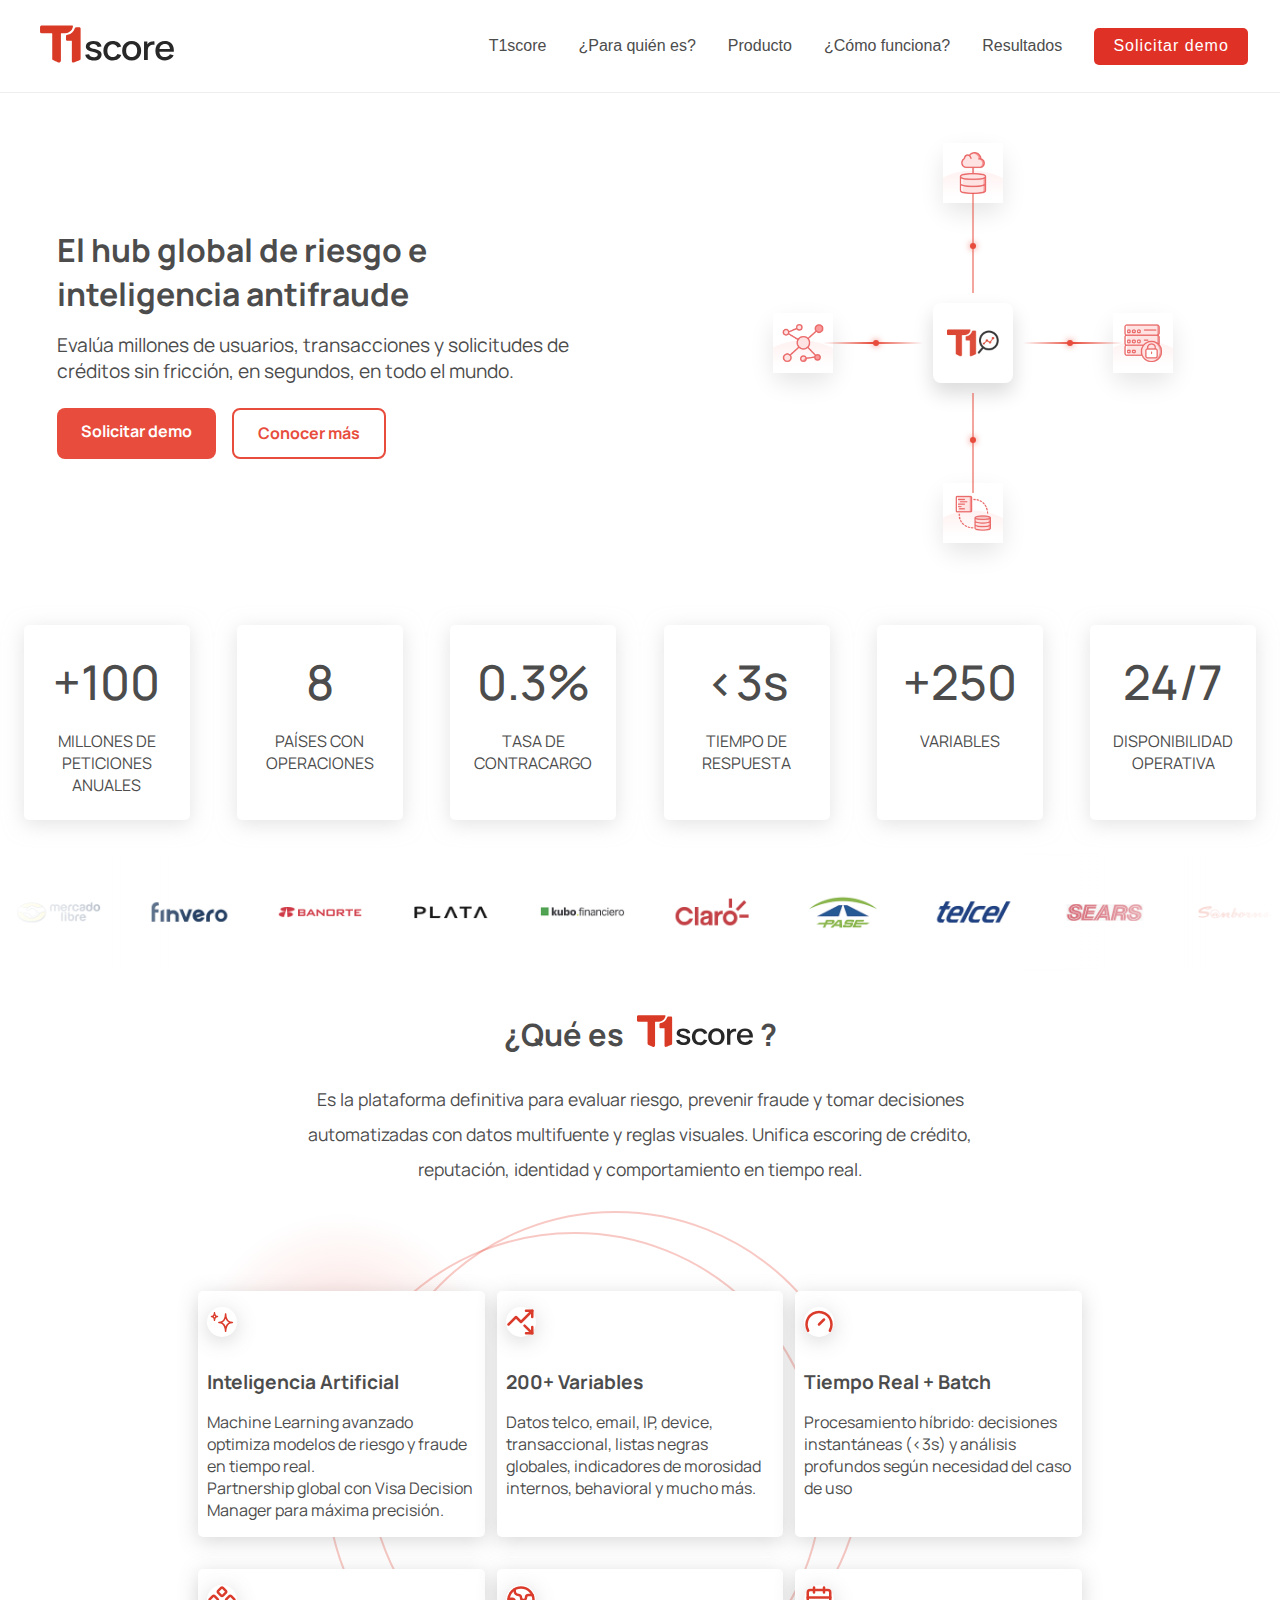
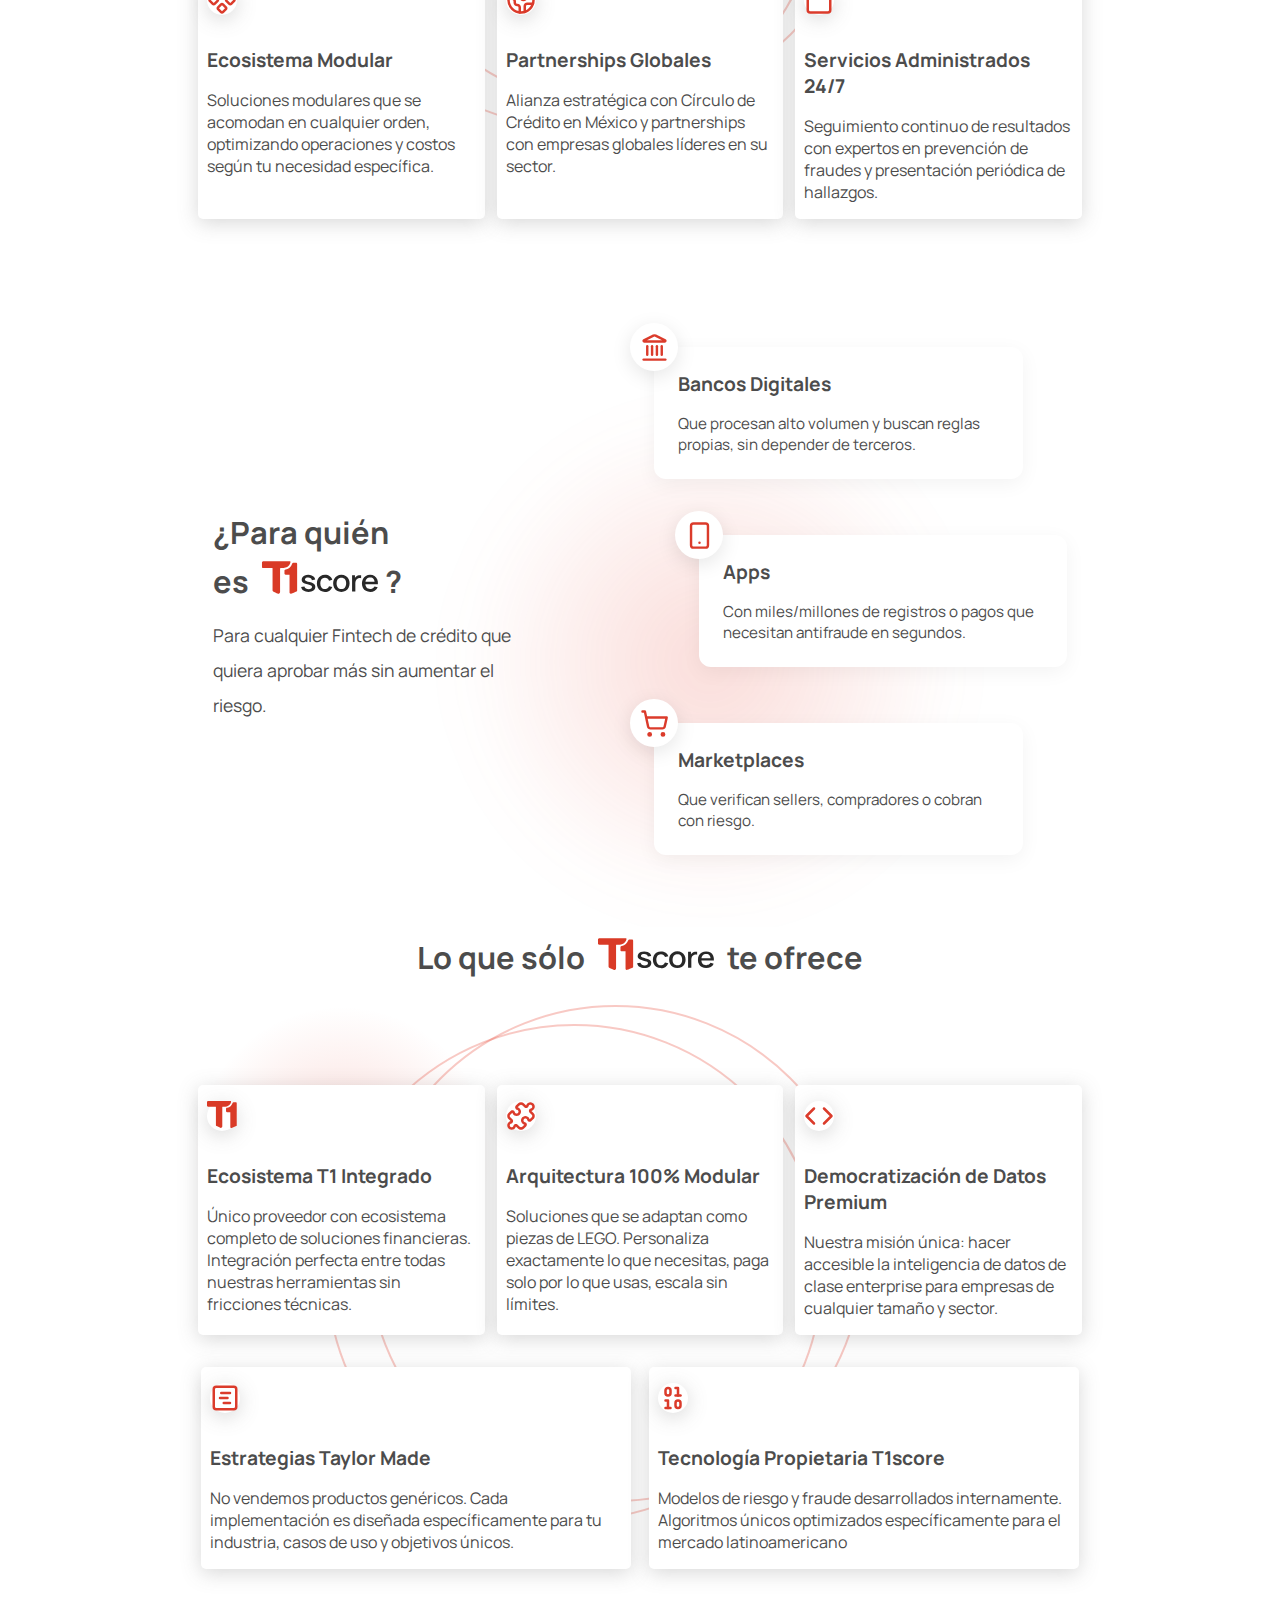
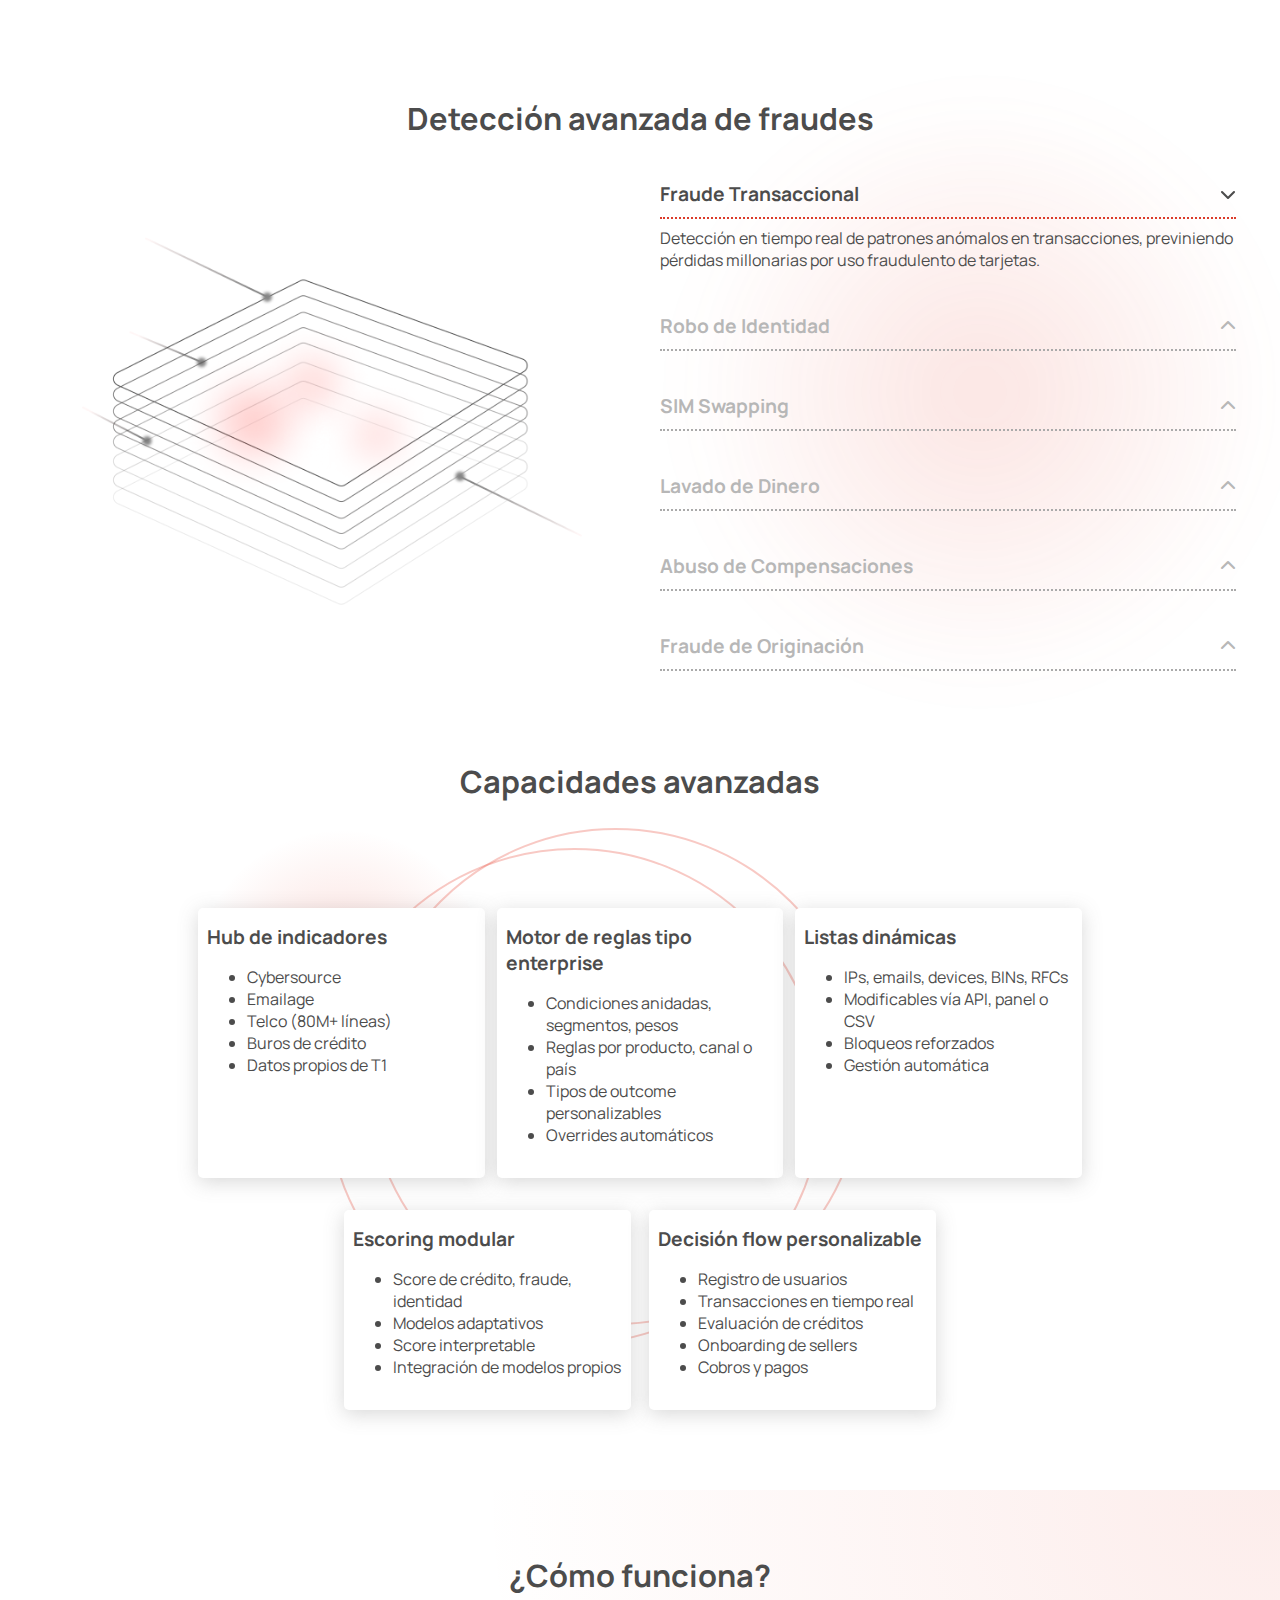
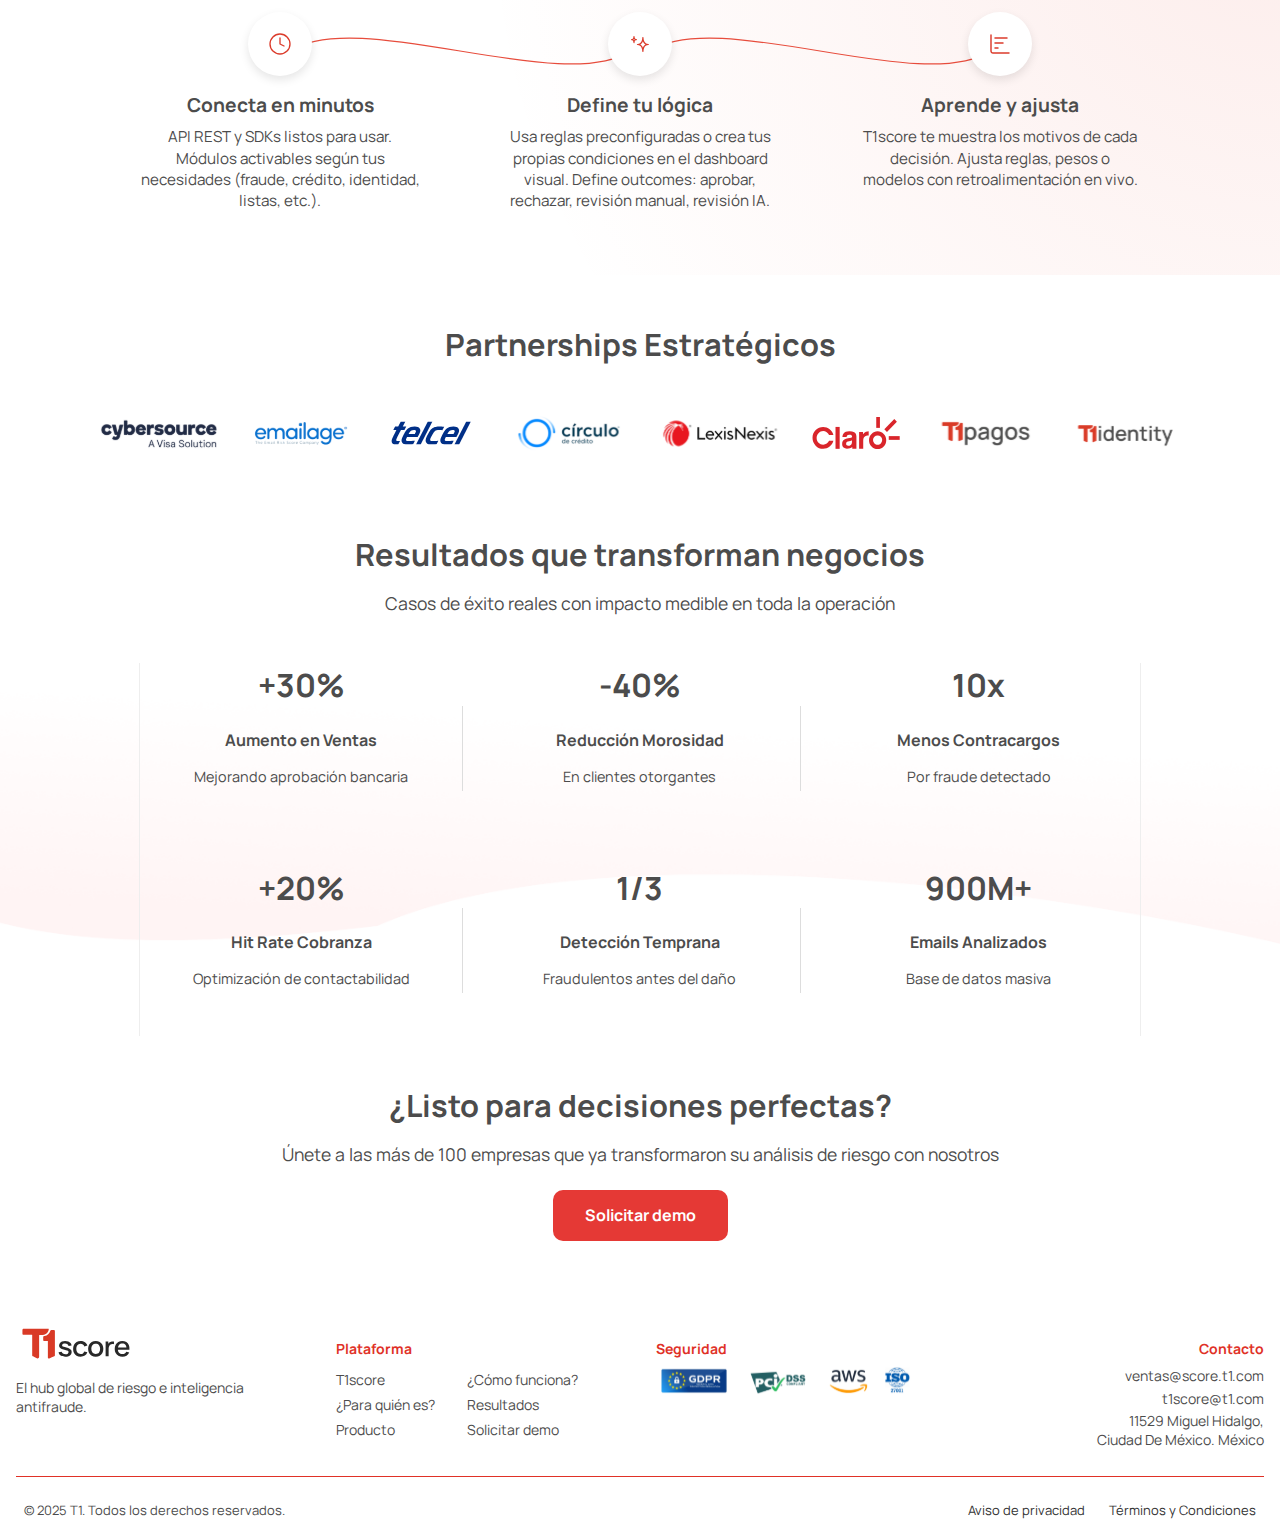
<file: index.html>
<!DOCTYPE html>
<html lang="en">
<head>
    <meta charset="utf-8">
    <meta http-equiv="X-UA-Compatible" content="IE=edge,chrome=1">
    <meta name="viewport" content="width=device-width, initial-scale=1, maximum-scale=1, user-scalable=no">
    <title>T1 Score</title>
    <meta name="description" content="El hub global de riesgo e inteligencia antifraude. Evalúa millones de usuarios, transacciones y solicitudes de créditos sin fricción, en segundos, en todo el mundo">
    <meta name="robots" content="index, follow">
    <link rel="preconnect" href="https://fonts.googleapis.com">
    <link rel="preconnect" href="https://fonts.gstatic.com" crossorigin>
    <link href="https://fonts.googleapis.com/css2?family=Manrope:wght@200..800&display=swap" rel="stylesheet">
    <link rel="stylesheet" type="text/css" href="https://cdnjs.cloudflare.com/ajax/libs/font-awesome/6.5.2/css/all.min.css"/>
    <link rel="stylesheet" href="assets/css/style.css"/>
    <link rel="stylesheet" href="assets/css/headerFooter.css"/>
    <link rel="icon" type="image/png" href="assets/img/logo_T1.png">
    <meta property="og:title" content="El hub global de riesgo e inteligencia antifraude | T1 Score">
    <meta property="og:description" content="Evalúa millones de usuarios, transacciones y solicitudes de créditos sin fricción, en segundos, en todo el mundo.">
    <meta property="og:image" content="">
    <meta property="og:url" content="">
    <meta property="og:type" content="website">
    <meta property="og:site_name" content="T1 Score">

</head>
<body>
    <div id="header-container"></div>
    
    <div class="banner-principal">
        <div class="contenedor-banner-principal">
            <!-- Texto a la izquierda -->
            <div class="columna texto-banner-principal">
                <h1 class="title-h1">El hub global de<br class="d-md-none d-flex"> riesgo e<br class="d-md-flex d-none"> inteligencia<br class="d-md-none d-flex"> antifraude</h1>
                <p>Evalúa millones de usuarios, transacciones y solicitudes de créditos sin fricción, en segundos, en todo el mundo.</p>
                <div class="botones-banner-principal d-md-flex d-none">
                    <div class="boton-banner" onclick="openPopUp();">Solicitar demo</div>
                    <div class="boton-banner blanco">Conocer más</div>
                </div>
            </div>

            <!-- Animación a la derecha -->
            <div class="columna container-logo">
                <div class="glow-effect"></div>
                <div class="central-logo">
                    <img src="assets/img/logo01.png" alt="T1score Logo" style="width: 100%; height: 100%; object-fit: contain;">
                </div>
                <div class="data-line line-to-top"></div>
                <div class="data-line line-to-right"></div>
                <div class="data-line line-to-bottom"></div>
                <div class="data-line line-to-left"></div>
                <div class="data-point point-top"></div>
                <div class="data-point point-right"></div>
                <div class="data-point point-bottom"></div>
                <div class="data-point point-left"></div>
                <div class="floating-card card-top">
                    <div class="card-icon" style="background-image: url('assets/img/01.png'); width: 100%; height: 100%;"></div>
                </div>
                <div class="floating-card card-right">
                    <div class="card-icon" style="background-image: url('assets/img/02.png'); width: 100%; height: 100%;"></div>
                </div>
                <div class="floating-card card-bottom">
                    <div class="card-icon" style="background-image: url('assets/img/03.png'); width: 100%; height: 100%;"></div>
                </div>
                <div class="floating-card card-left">
                    <div class="card-icon" style="background-image: url('assets/img/04.png'); width: 100%; height: 100%;"></div>
                </div>
            </div>
            <div class="botones-banner-principal d-md-none d-flex">
                <div class="boton-banner" onclick="openPopUp();">Solicitar demo</div>
                <div class="boton-banner blanco">Conocer más</div>
            </div>
        </div>
        <div class="container-beneficios container">
            <div class="card-beneficio">
                <h2>+100</h2>
                <p>Millones de peticiones anuales</p>
            </div>
            <div class="card-beneficio">
                <h2>8</h2>
                <p>Países con operaciones</p>
            </div>
            <div class="card-beneficio">
                <h2>0.3%</h2>
                <p>Tasa de contracargo</p>
            </div>
            <div class="card-beneficio">
                <h2><3s</h2>
                <p>Tiempo DE respuesta</p>
            </div>
            <div class="card-beneficio">
                <h2>+250</h2>
                <p>Variables</p>
            </div>
            <div class="card-beneficio">
                <h2>24/7</h2>
                <p>Disponibilidad operativa</p>
            </div>
        </div>
    </div>

    <div class="client-section">
        
        <div class="logos-container">
            <div class="shine-effect"></div>
            <div class="logos-track" id="logosTrack">
                <!-- Los logos se generarán dinámicamente con JavaScript -->
            </div>
        </div>
    </div>

    <div class="contenedor-que-es-t1score">
        <div class="descripcion-que-es-t1score container" id="que-es-t1-score">
            <h2 class="title-h2">¿Qué es <img class="logo-t1score" src="assets/img/Logo_T1_score.svg">?</h2>
            <p class="textos-p">Es la plataforma definitiva para evaluar riesgo, prevenir fraude y tomar decisiones automatizadas con datos multifuente y reglas visuales. Unifica escoring de crédito, reputación, identidad y comportamiento en tiempo real.</p>
        </div>
        <!-- Swiper wrapper -->
        <div class="contenedor-cards-t1score container swiper-container mySwiper" id="swiper-uno">
            <div class="fondo-circulos">
                <div class="circulo-uno"></div>
                <div class="circulo-dos"></div>
                <div class="circulo-degradado"></div>
            </div>
            <!-- Contenedor inicial de tarjetas (fuera de swiper) -->
            <div class="tarjetas-t1score" style="display: contents;">
                <div class="card-t1score">
                    <div class="icono-card-t1score">
                        <img src="assets/img/icono-ia.svg">
                    </div>
                    <h3 class="title-h3">Inteligencia Artificial</h3>
                    <p>Machine Learning avanzado optimiza modelos de riesgo y fraude en tiempo real.<br> Partnership global con Visa Decision Manager para máxima precisión.</p>
                </div>
                <div class="card-t1score">
                    <div class="icono-card-t1score">
                        <img src="assets/img/200_variables.svg">
                    </div>
                    <h3 class="title-h3">200+ Variables</h3>
                    <p>Datos telco, email, IP, device, transaccional, listas negras globales, indicadores de morosidad internos, behavioral y mucho más.</p>
                </div>
                <div class="card-t1score">
                    <div class="icono-card-t1score">
                        <img src="assets/img/tiempo_real.svg">
                    </div>
                    <h3 class="title-h3">Tiempo Real + Batch</h3>
                    <p>Procesamiento híbrido: decisiones instantáneas (<3s) y análisis profundos según necesidad del caso de uso</p>
                </div>
                <div class="card-t1score">
                    <div class="icono-card-t1score">
                        <img src="assets/img/ecosistema_modular.svg">
                    </div>
                    <h3 class="title-h3">Ecosistema Modular</h3>
                    <p>Soluciones modulares que se acomodan en cualquier orden, optimizando operaciones y costos según tu necesidad específica.</p>
                </div>
                <div class="card-t1score">
                    <div class="icono-card-t1score">
                        <img src="assets/img/partnerships_globales.svg">
                    </div>
                    <h3 class="title-h3">Partnerships Globales</h3>
                    <p>Alianza estratégica con Círculo de Crédito en México y partnerships con empresas globales líderes en su sector.</p>
                </div>
                <div class="card-t1score">
                    <div class="icono-card-t1score">
                        <img src="assets/img/servicios_administrativos.svg">
                    </div>
                    <h3 class="title-h3">Servicios Administrados 24/7</h3>
                    <p>Seguimiento continuo de resultados con expertos en prevención de fraudes y presentación periódica de hallazgos.</p>
                </div>
            </div>
            <!-- Navegación y paginación (siempre presentes, ocultas en desktop por CSS) -->
            <div class="swiper-button-prev"></div>
            <div class="swiper-button-next"></div>
        </div>
    </div>

    <div class="contenedor-para-quien" id="para-quien-es-t1-score">
        <div class="fondo-blob"></div>

        <div class="contenido-para-quien">
            <div class="columna izquierda-para-quien">
                <h2 class="title-h2">¿Para quién<br class="d-md-flex d-none"> es <img class="logo-t1score" src="assets/img/Logo_T1_score.svg">?</h2>
                <p class="textos-p">Para cualquier Fintech de crédito que quiera aprobar más sin aumentar el riesgo.</p>
            </div>

            <div class="columna derecha-para-quien">
                <div class="card-item-para-quien">
                    <div class="icono-para-quien">
                        <img src="assets/img/icono-banco-digital.svg">
                    </div>
                    <div class="info-para-quien">
                        <h3 class="title-h3">Bancos Digitales</h3>
                        <p>Que procesan alto volumen y buscan reglas propias, sin depender de terceros.</p>
                    </div>
                </div>
                <div class="card-item-para-quien centro">
                    <div class="icono-para-quien">
                        <img src="assets/img/apps.svg">
                    </div>
                    <div class="info-para-quien">
                        <h3 class="title-h3">Apps</h3>
                        <p>Con miles/millones de registros o pagos que necesitan antifraude en segundos.</p>
                    </div>
                </div>
                <div class="card-item-para-quien">
                    <div class="icono-para-quien">
                        <img src="assets/img/marketplaces.svg">
                    </div>
                    <div class="info-para-quien">
                        <h3 class="title-h3">Marketplaces</h3>
                        <p>Que verifican sellers, compradores o cobran con riesgo.</p>
                    </div>
                </div>
            </div>
        </div>
    </div>

    <div class="contenedor-t1score-ofrece">
        <div class="descripcion-t1score-ofrece container">
            <h2 class="title-h2">Lo que sólo <img class="logo-t1score" src="assets/img/Logo_T1_score.svg"> te ofrece</h2>
        </div>
        <div class="contenedor-cards-t1score container swiper-container mySwiper" id="swiper-dos">
            <div class="fondo-circulos-ofrece">
                <div class="circulo-uno-ofrece"></div>
                <div class="circulo-dos-ofrece"></div>
                <div class="circulo-degradado-ofrece"></div>
            </div>
            <div class="tarjetas-t1score" style="display: contents;">
                <div class="card-t1score">
                    <div class="icono-card-t1score">
                        <img src="assets/img/t1.svg">
                    </div>
                    <h3 class="title-h3">Ecosistema T1 Integrado</h3>
                    <p>Único proveedor con ecosistema completo de soluciones financieras. Integración perfecta entre todas nuestras herramientas sin fricciones técnicas.</p>
                </div>
                <div class="card-t1score">
                    <div class="icono-card-t1score">
                        <img src="assets/img/arquitectura_modular.svg">
                    </div>
                    <h3 class="title-h3">Arquitectura 100% Modular</h3>
                    <p>Soluciones que se adaptan como piezas de LEGO. Personaliza exactamente lo que necesitas, paga solo por lo que usas, escala sin límites.</p>
                </div>
                <div class="card-t1score">
                    <div class="icono-card-t1score">
                        <img src="assets/img/Democratizacion_de_Datos_Premium.svg">
                    </div>
                    <h3 class="title-h3">Democratización de Datos Premium</h3>
                    <p>Nuestra misión única: hacer accesible la inteligencia de datos de clase enterprise para empresas de cualquier tamaño y sector.</p>
                </div>
                <div class="card-t1score mitad">
                    <div class="icono-card-t1score">
                        <img src="assets/img/estrategias_taylor_made.svg">
                    </div>
                    <h3 class="title-h3">Estrategias Taylor Made</h3>
                    <p>No vendemos productos genéricos. Cada implementación es diseñada específicamente para tu industria, casos de uso y objetivos únicos.</p>
                </div>
                <div class="card-t1score mitad">
                    <div class="icono-card-t1score">
                        <img src="assets/img/tecnologia_propietaria.svg">
                    </div>
                    <h3 class="title-h3">Tecnología Propietaria T1score</h3>
                    <p>Modelos de riesgo y fraude desarrollados internamente. Algoritmos únicos optimizados específicamente para el mercado latinoamericano</p>
                </div>
            </div>
            <!-- Navegación y paginación (siempre presentes, ocultas en desktop por CSS) -->
            <div class="swiper-button-prev"></div>
            <div class="swiper-button-next"></div>
        </div>
    </div>

    <section class="seccion-fraudes">
        <div class="fondo-blob-fraude"></div>
        
        <h2 class="title-h2">Detección avanzada de fraudes</h2>
        
        <div class="contenedor-fraudes">
            
            <div class="columna imagen-fraude d-md-flex d-none">
                <img src="assets/img/seccionFraudes.png" alt="Capas de fraude" />
            </div>

            <div class="columna contenido-fraudes">

                <div class="acordeon-fraudes">
                    <div class="item-fraude activo">
                        <div class="titulo-fraude">
                            <h3 class="title-h3">Fraude Transaccional</h3>
                            <span class="icon"><i class="fa-solid fa-chevron-up"></i></span>
                        </div>
                        <div class="contenido-item-fraude">
                            Detección en tiempo real de patrones anómalos en transacciones,
                            previniendo pérdidas millonarias por uso fraudulento de tarjetas.
                        </div>
                    </div>

                    <div class="item-fraude">
                        <div class="titulo-fraude">
                            <h3 class="title-h3">Robo de Identidad</h3>
                            <span class="icon"><i class="fa-solid fa-chevron-up"></i></span>
                        </div>
                        <div class="contenido-item-fraude">
                            Validación cruzada de datos personales con múltiples fuentes para identificar suplantación de identidades.
                        </div>
                    </div>

                    <div class="item-fraude">
                        <div class="titulo-fraude">
                            <h3 class="title-h3">SIM Swapping</h3>
                            <span class="icon"><i class="fa-solid fa-chevron-up"></i></span>
                        </div>
                        <div class="contenido-item-fraude">
                            Monitoreo de comportamiento de líneas móviles para detectar transferencias fraudulentas de números telefónicos.
                        </div>
                    </div>

                    <div class="item-fraude">
                        <div class="titulo-fraude">
                            <h3 class="title-h3">Lavado de Dinero</h3>
                            <span class="icon"><i class="fa-solid fa-chevron-up"></i></span>
                        </div>
                        <div class="contenido-item-fraude">
                            Análisis de patrones transaccionales complejos para identificar estructuración y movimientos sospechosos de fondos.
                        </div>
                    </div>

                    <div class="item-fraude">
                        <div class="titulo-fraude">
                            <h3 class="title-h3">Abuso de Compensaciones</h3>
                            <span class="icon"><i class="fa-solid fa-chevron-up"></i></span>
                        </div>
                        <div class="contenido-item-fraude">
                            Detección de usuarios que explotan políticas de devoluciones, promociones y programas de lealtad de forma fraudulenta..
                        </div>
                    </div>

                    <div class="item-fraude">
                        <div class="titulo-fraude">
                            <h3 class="title-h3">Fraude de Originación</h3>
                            <span class="icon"><i class="fa-solid fa-chevron-up"></i></span>
                        </div>
                        <div class="contenido-item-fraude">
                            Identificación temprana de usuarios fraudulentos o morosos durante procesos de onboarding y solicitudes de crédito.
                        </div>
                    </div>
                </div>
            </div>

            <div class="columna imagen-fraude d-md-none d-flex">
                <img src="assets/img/seccionFraudes.png" alt="Capas de fraude" />
            </div>
        </div>
    </section>

    <section class="seccion-capacidades">
        <div class="descripcion-capacidades container">
            <h2 class="title-h2">Capacidades avanzadas</h2>
        </div>
        <div class="contenedor-cards-capacidades container swiper-container mySwiper" id="swiper-tres">
            <div class="fondo-circulos">
                <div class="circulo-uno"></div>
                <div class="circulo-dos"></div>
                <div class="circulo-degradado"></div>
            </div>
            <div class="tarjetas-t1score" style="display: contents;">
                <div class="card-t1score">
                    <h3 class="title-h3">Hub de indicadores</h3>
                    <ul>
                        <li>Cybersource</li>
                        <li>Emailage</li>
                        <li>Telco (80M+ líneas)</li>
                        <li>Buros de crédito</li>
                        <li>Datos propios de T1</li>
                    </ul>
                </div>
                <div class="card-t1score">
                    <h3 class="title-h3">Motor de reglas tipo enterprise</h3>
                    <ul>
                        <li>Condiciones anidadas, segmentos, pesos</li>
                        <li>Reglas por producto, canal o país</li>
                        <li>Tipos de outcome personalizables</li>
                        <li>Overrides automáticos</li>
                    </ul>
                </div>
                <div class="card-t1score">
                    <h3 class="title-h3">Listas dinámicas</h3>
                    <ul>
                        <li>IPs, emails, devices, BINs, RFCs</li>
                        <li>Modificables vía API, panel o CSV</li>
                        <li>Bloqueos reforzados</li>
                        <li>Gestión automática</li>
                    </ul>
                </div>
                <div class="card-t1score mr-md-1">
                    <h3 class="title-h3">Escoring modular</h3>
                    <ul>
                        <li>Score de crédito, fraude, identidad</li>
                        <li>Modelos adaptativos</li>
                        <li>Score interpretable</li>
                        <li>Integración de modelos propios</li>
                    </ul>
                </div>
                <div class="card-t1score ml-md-1">
                    <h3 class="title-h3">Decisión flow personalizable</h3>
                    <ul>
                        <li>Registro de usuarios</li>
                        <li>Transacciones en tiempo real</li>
                        <li>Evaluación de créditos</li>
                        <li>Onboarding de sellers</li>
                        <li>Cobros y pagos</li>
                    </ul>
                </div>
            </div>
            <!-- Navegación y paginación (siempre presentes, ocultas en desktop por CSS) -->
            <div class="swiper-button-prev"></div>
            <div class="swiper-button-next"></div>
        </div>
    </section>

    <section class="seccion-como-funciona" id="como-funciona-t1-score">
        <h2 class="title-h2">¿Cómo funciona?</h2>

        <div class="flujo-pasos">
            <div class="paso">
                <div class="icono"><img src="assets/img/conecta-minutos.svg" alt="Conecta en minutos"></div>
                <h3 class="title-h3">Conecta en minutos</h3>
                <p>API REST y SDKs listos para usar. Módulos activables según tus necesidades (fraude, crédito, identidad, listas, etc.).</p>
            </div>
            <!-- Línea SVG conectando íconos -->
            <svg class="linea-conectora" viewBox="0 0 1000 150" preserveAspectRatio="none">
                <path d="M0,75 C200,0 800,150 1000,75" fill="none" stroke="#e74c3c" stroke-width="2" />
            </svg>
            <div class="paso">
                <div class="icono"><img src="assets/img/define-logica.svg" alt="Define tu lógica"></div>
                <h3 class="title-h3">Define tu lógica</h3>
                <p>Usa reglas preconfiguradas o crea tus propias condiciones en el dashboard visual. Define outcomes: aprobar, rechazar, revisión manual, revisión IA.</p>
            </div>
            <!-- Línea SVG conectando íconos -->
            <svg class="linea-conectora dos" viewBox="0 0 1000 150" preserveAspectRatio="none">
                <path d="M0,75 C200,0 800,150 1000,75" fill="none" stroke="#e74c3c" stroke-width="2" />
            </svg>

            <div class="paso">
                <div class="icono"><img src="assets/img/aprende-ajusta.svg" alt="Aprende y ajusta"></div>
                <h3 class="title-h3">Aprende y ajusta</h3>
                <p>T1score te muestra los motivos de cada decisión. Ajusta reglas, pesos o modelos con retroalimentación en vivo.</p>
            </div>
        </div>
    </section>

    <section class="seccion-partnerships">
        <div class="contenedor-partnerships">
            <h2 class="title-h2">Partnerships Estratégicos</h2>
            <div class="logos-partners">
                <img src="assets/img/partners/cybersource.svg" alt="Cybersource">
                <img src="assets/img/partners/emailage.svg" alt="Emailage">
                <img src="assets/img/partners/telcel.svg" alt="Telcel">
                <img src="assets/img/partners/circulo-credito.svg" alt="Círculo de Crédito">
                <img src="assets/img/partners/LexisNexis.svg" alt="LexisNexis">
                <img src="assets/img/partners/Claro.svg" alt="Claro">
                <img src="assets/img/partners/t1pagos.svg" alt="T1 Pagos">
                <img src="assets/img/partners/t1identity.svg" alt="T1 Identity">
            </div>
        </div>
    </section>

    <section class="seccion-resultados" id="resultados-que-transforman">
        <div class="contenedor-resultados">
            <h2 class="title-h2">Resultados que transforman negocios</h2>
            <p class="textos-p">Casos de éxito reales con impacto medible en toda la operación</p>

            <div class="grid-resultados swiper-container mySwiper" id="swiper-nuevo">
                <div class="tarjetas-resultados" style="display: contents;">
                    <div class="item-resultados">
                        <h3>+30%</h3>
                        <h4 class="title-h4">Aumento en Ventas</h4>
                        <p>Mejorando aprobación bancaria</p>
                    </div>

                    <div class="item-resultados">
                        <h3>-40%</h3>
                        <h4 class="title-h4">Reducción Morosidad</h4>
                        <p>En clientes otorgantes</p>
                    </div>

                    <div class="item-resultados">
                        <h3>10x</h3>
                        <h4 class="title-h4">Menos Contracargos</h4>
                        <p>Por fraude detectado</p>
                    </div>

                    <div class="item-resultados">
                        <h3>+20%</h3>
                        <h4 class="title-h4">Hit Rate Cobranza</h4>
                        <p>Optimización de contactabilidad</p>
                    </div>

                    <div class="item-resultados">
                        <h3>1/3</h3>
                        <h4 class="title-h4">Detección Temprana</h4>
                        <p>Fraudulentos antes del daño</p>
                    </div>

                    <div class="item-resultados">
                        <h3>900M+</h3>
                        <h4 class="title-h4">Emails Analizados</h4>
                        <p>Base de datos masiva</p>
                    </div>
                </div>
                <div class="swiper-button-prev"></div>
                <div class="swiper-button-next"></div>
            </div>
        </div>
    </section>
    <section class="seccion-cta">
        <div class="contenedor-cta">
            <h2 class="title-h2">¿Listo para decisiones perfectas?</h2>
            <p class="textos-p">Únete a las más de 100 empresas que ya transformaron su análisis de riesgo con nosotros</p>
            <div class="boton-cta" onclick="openPopUp();">Solicitar demo</div>
        </div>
    </section>

    <!-- Modal -->
    <div class="popup-box" id="hid">
        <div class="transparent-layer" onclick="closePopUp();"></div>
        <div class="popup-inner">
            <div class="header-pop-up">
                <div class="logo-pop-up">
                    <img src="assets/img/Logo_T1_score.svg">
                </div>
                <button class="next-step-btn color-black" onclick="closePopUp();">
                    <i class="fa-solid fa-xmark" aria-hidden="true"></i>
                </button>
            </div>
            <div class="form-wrapper">

                <div id="formulario">
                    <h3 class="title-h3">Completa el formulario y nuestro equipo se pondrá en contacto contigo para coordinar tu demo gratuito</h3>
                    
                    <iframe name="dummyframe" style="display:none;"></iframe>

                    <form action="https://docs.google.com/forms/d/e/1FAIpQLSenWZB0-SnH_f0f45I4qLyUBeGLTWSFNuYyq3n11XUot89uAw/formResponse" method="POST" target="dummyframe" class="form-google">

                        <div class="form-group">
                            <label for="nombre">Nombre completo *</label>
                            <input type="text" id="nombre" name="entry.732630351" placeholder="Tu nombre" required>
                        </div>

                        <div class="form-group">
                            <label for="empresa">Empresa *</label>
                            <input type="text" id="empresa" name="entry.2091669999" placeholder="Tu empresa" required>
                        </div>

                        <div class="form-group">
                            <label for="correo">Correo electrónico *</label>
                            <input type="email" id="correo" name="entry.797688718" placeholder="Tu correo" required>
                        </div>

                        <div class="form-group">
                            <label for="telefono">Teléfono *</label>
                            <input type="tel" id="telefono" name="entry.1291570203" placeholder="Tu teléfono" required>
                        </div>

                        <button type="submit">Enviar</button>

                    </form>
                </div>

                <h3 id="mensaje-exito" class="title-h3" style="display: none; padding:3rem; font-weight: bold;">
                    ¡Formulario enviado correctamente!<br> Gracias por contactarnos.
                </h3>
            </div>
        </div>
    </div>

    <div id="footer-container"></div>
    <link rel="stylesheet" href="https://cdn.jsdelivr.net/npm/swiper@11/swiper-bundle.min.css" />
    <script src="https://cdn.jsdelivr.net/npm/swiper@11/swiper-bundle.min.js"></script>
    <script src="https://ajax.googleapis.com/ajax/libs/jquery/3.7.1/jquery.min.js"></script>
    <script>

        function setUniformSlideHeight(containerSelector, slideSelector) {
            const container = document.querySelector(containerSelector);
            if (!container) return;

            const slides = container.querySelectorAll(slideSelector);
            let maxHeight = 0;

            // Resetear altura primero
            slides.forEach(slide => slide.style.height = 'auto');

            slides.forEach(slide => {
                const height = slide.offsetHeight;
                if (height > maxHeight) maxHeight = height;
            });
            console.log("maxHeight", maxHeight)

            slides.forEach(slide => slide.style.height = `${maxHeight}px`);
        }

        const swiperConfigs = [
            { id: 'swiper-uno', instance: null, classTarjetas: 'tarjetas-t1score', classCard: 'card-t1score' },
            { id: 'swiper-dos', instance: null, classTarjetas: 'tarjetas-t1score', classCard: 'card-t1score' },
            { id: 'swiper-tres', instance: null, classTarjetas: 'tarjetas-t1score', classCard: 'card-t1score' },
            { id: 'swiper-nuevo', instance: null, classTarjetas: 'tarjetas-resultados', classCard: 'item-resultados' }
        ];

        function toggleAllSwipers() {
            const isMobile = window.innerWidth <= 768;

            swiperConfigs.forEach(config => {
                const container = document.getElementById(config.id);
                if (!container) return;

                const tarjetas = container.querySelector(`.${config.classTarjetas}`);
                const cards = tarjetas.querySelectorAll(`.${config.classCard}`);

                if (isMobile && !config.instance) {
                    container.classList.add('swiper');
                    const wrapper = document.createElement('div');
                    wrapper.classList.add('swiper-wrapper');

                    cards.forEach(card => {
                        card.classList.add('swiper-slide');
                        wrapper.appendChild(card);
                    });

                    container.insertBefore(wrapper, container.querySelector('.swiper-button-prev'));

                    config.instance = new Swiper(`#${config.id}`, {
                        slidesPerView: "auto",
                        spaceBetween: 10,
                        loop: true,
                        navigation: {
                        nextEl: `#${config.id} .swiper-button-next`,
                        prevEl: `#${config.id} .swiper-button-prev`,
                        },
                        on: {
                        init: () => {
                            // Igualar alturas al iniciar Swiper
                            setUniformSlideHeight(`#${config.id}`, '.swiper-slide');
                        },
                        }
                    });
                } else if (!isMobile && config.instance) {
                    config.instance.destroy(true, true);
                    config.instance = null;

                    const wrapper = container.querySelector('.swiper-wrapper');
                    const fragment = document.createDocumentFragment();

                    wrapper.querySelectorAll('.swiper-slide').forEach(slide => {
                        slide.classList.remove('swiper-slide');
                        fragment.appendChild(slide);
                    });

                    container.removeChild(wrapper);
                    tarjetas.appendChild(fragment);
                    container.classList.remove('swiper');
                }
            });
        }

        window.addEventListener('load', toggleAllSwipers);
        window.addEventListener('resize', toggleAllSwipers);


  
        function closePopUp() {
            var target = document.getElementById('hid')
            console.log(target);
            if (target) target.style.visibility = "hidden";
        }
        function openPopUp() {
            var target = document.getElementById('hid')
            console.log(target);
            if (target){
                target.style.visibility = "visible";
                target.style.display = "block";
            }
        }
        let logosSwiperInstance = null;

function toggleLogosSwiper() {
  const isMobile = window.innerWidth <= 768;
  const container = document.querySelector('.logos-partners');

  if (!container) return;

  if (isMobile && !logosSwiperInstance) {
    // Estructura Swiper
    container.classList.add('swiper');
    const wrapper = document.createElement('div');
    wrapper.classList.add('swiper-wrapper');

    // Convertir imgs en slides
    const images = Array.from(container.querySelectorAll('img'));
    images.forEach(img => {
      const slide = document.createElement('div');
      slide.classList.add('swiper-slide');
      slide.appendChild(img);
      wrapper.appendChild(slide);
    });

    container.innerHTML = ''; // Limpiar el contenedor
    container.appendChild(wrapper); // Insertar el wrapper

    // Inicializar Swiper
    logosSwiperInstance = new Swiper('.logos-partners', {
      slidesPerView: 2,
      spaceBetween: 10,
      loop: true,
      autoplay: {
        delay: 1,
        disableOnInteraction: false,
      },
      speed: 3000,
      freeMode: true,
      freeModeMomentum: false,
    });

  } else if (!isMobile && logosSwiperInstance) {
    // Destruir Swiper y restaurar HTML plano
    logosSwiperInstance.destroy(true, true);
    logosSwiperInstance = null;

    const wrapper = container.querySelector('.swiper-wrapper');
    const fragment = document.createDocumentFragment();

    wrapper.querySelectorAll('.swiper-slide').forEach(slide => {
      const img = slide.querySelector('img');
      fragment.appendChild(img);
    });

    container.innerHTML = '';
    container.classList.remove('swiper');
    container.appendChild(fragment);
  }
}

window.addEventListener('load', toggleLogosSwiper);
window.addEventListener('resize', toggleLogosSwiper);

const form = document.querySelector("form");
  form.addEventListener("submit", function() {
    setTimeout(function() {
      document.getElementById("formulario").style.display = "none";
      document.getElementById("mensaje-exito").style.display = "block";
    }, 500); // espera un poco antes de ocultar
  });

    </script>

    <script src="assets/js/header.js"></script>
    <script src="assets/js/footer.js"></script>
    <script src="assets/js/carruselClientes.js"></script>
    <script src="assets/js/acordeonFraude.js"></script>

</body>
</html>
</file>
<file: assets/css/style.css>
body{
    font-family: "Manrope", sans-serif;
    color: rgba(76, 76, 76, 1) !important;
    margin: auto;
}
h1,h2,h3,p{margin: auto;}
button {
    border-radius: 0;
}
button, button:focus {
    outline: none;
}
button {
    border: none;
    background: transparent;
    cursor: pointer;
}
button {
    letter-spacing: 1px;
}
[type=button], [type=reset], [type=submit], button {
    -webkit-appearance: button;
}
button, select {
    text-transform: none;
}
button, input {
    overflow: visible;
}
button, input, optgroup, select, textarea {
    margin: 0;
    font-family: inherit;
    font-size: inherit;
    line-height: inherit;
}
.manrope {
  font-family: "Manrope", sans-serif;
  font-optical-sizing: auto;
  font-style: normal;
}
.d-md-flex{ display: flex !important; }
.d-md-none{ display: none !important; }
.container-beneficios{
    display: flex;
    flex-wrap: wrap;
}
.contenedor-banner-principal {
    display: flex;
    flex-wrap: wrap;
    align-items: center;
    justify-content: center;
    padding: 2rem;
    gap: 2rem;
    padding-top: 0;
}

.columna {
    flex: 1 1 48%;
    max-width: 48%;
    box-sizing: border-box;
    margin: auto;
}

h1.title-h1 {
  font-size: clamp(1.7rem, 2.5vw, 2.8rem);
  margin-bottom: 1rem;
}
h2.title-h2 {
  font-size: clamp(1.6rem, 2.4vw, 2.7rem);
  margin-bottom: 1rem;
}
h3.title-h3 {
  font-size: clamp(1.2rem, 1.5vw, 1.5rem);
  margin-bottom: 1rem;
}
h4.title-h4 {
  font-size: clamp(1rem, 1.2vw, 1.3rem);
  margin-bottom: 1rem;
}

.texto-banner-principal p {
  font-size: clamp(1.2rem, 1.4vw, 1.3rem);
  margin-bottom: 1.5rem;
}

p.textos-p {
  font-size: clamp(1.1rem, 1.3vw, 1.2rem);
  margin-bottom: 1.5rem;
}

.botones-banner-principal {
  display: flex;
  flex-wrap: wrap;
  gap: 1rem;
}


.boton-banner {
    background-color: #e74c3c;
    color: white;
    padding: 0.8rem 1.5rem;
    border-radius: 8px;
    cursor: pointer;
    font-weight: bold;
    text-align: center;
}

.boton-banner.blanco {
    background-color: white;
    color: #e74c3c;
    border: 2px solid #e74c3c;
}

.container{
    max-width: 1400px;
    margin: auto;
}

.botones-banner-principal{
    display: flex;
}

.card-beneficio{
    width: 16%;
    margin: auto;
}

/* Animacion banner principal*/

.container-logo {
    position: relative;
    width: 100%;
    max-width: 500px;
    aspect-ratio: 1/1;
}

/* Reducción de tamaño central */
.central-logo {
    position: absolute;
    top: 50%;
    left: 50%;
    width: 80px;
    height: 80px;
    transform: translate(-50%, -50%);
    border-radius: 8px;
    display: flex;
    justify-content: center;
    align-items: center;
    background-size: cover;
    background-position: center;
    background-repeat: no-repeat;
    box-shadow: 0 10px 20px rgba(0,0,0,0.15);
    z-index: 0;
}

/* Cards */
.floating-card {
    position: absolute;
    width: 60px;
    height: 60px;
    background: rgba(255, 255, 255, 0.95);
    border-radius: 12px;
    box-shadow: 0 10px 25px rgba(0,0,0,0.1);
    display: flex;
    align-items: center;
    justify-content: center;
    animation-fill-mode: both;
}

.card-top    { top: 10%; left: 50%; transform: translateX(-50%); animation: float 6s ease-in-out infinite, fadeInSlide 1s ease-out; animation-delay: 0s, 0.2s;}
.card-right  { top: 50%; right: 10%; transform: translateY(-50%); animation: floatRight 6s ease-in-out infinite, fadeInSlideRight 1s ease-out; animation-delay: 1s, 0.4s;}
.card-bottom { bottom: 10%; left: 50%; transform: translateX(-50%); animation: floatBottom 6s ease-in-out infinite, fadeInSlideBottom 1s ease-out; animation-delay: 2s, 0.6s;}
.card-left   { top: 50%; left: 10%; transform: translateY(-50%); animation: floatLeft 6s ease-in-out infinite, fadeInSlideLeft 1s ease-out; animation-delay: 3s, 0.8s;}

.card-icon {
    background-size: cover;
    background-position: center;
    background-repeat: no-repeat;
}

/* Líneas */
.data-line {
    position: absolute;
    background: linear-gradient(90deg, transparent, #e74c3c, transparent);
    animation: dataFlow 2s linear infinite;
    z-index: 5;
}
.line-to-top    { top: 20%;  left: 50%; width: 2px; height: 20%; transform: translateX(-50%); }
.line-to-right  { top: 50%;  right: 20%; width: 20%; height: 2px; transform: translateY(-50%); }
.line-to-bottom { bottom: 20%; left: 50%; width: 2px; height: 20%; transform: translateX(-50%); }
.line-to-left   { top: 50%; left: 20%; width: 20%; height: 2px; transform: translateY(-50%); }

/* Puntos */
.data-point {
    position: absolute;
    width: 6px;
    height: 6px;
    background: #e74c3c;
    border-radius: 50%;
    box-shadow: 0 0 6px rgba(231, 76, 60, 0.8);
    animation: travelData 3s linear infinite;
}
.point-top    { top: 30%;  left: 50%; transform: translateX(-50%); animation-name: travelTop; }
.point-right  { top: 50%;  right: 30%; transform: translateY(-50%); animation-name: travelRight; animation-delay: 1s; }
.point-bottom { bottom: 30%; left: 50%; transform: translateX(-50%); animation-name: travelBottom; animation-delay: 2s; }
.point-left   { top: 50%;  left: 30%; transform: translateY(-50%); animation-name: travelLeft; animation-delay: 3s; }

/* Resplandor */
.glow-effect {
    position: absolute;
    top: 50%;
    left: 50%;
    width: 120px;
    height: 120px;
    background: radial-gradient(circle, rgba(255,255,255,0.1) 0%, transparent 70%);
    border-radius: 50%;
    transform: translate(-50%, -50%);
    animation: glow 4s ease-in-out infinite alternate;
    z-index: 1;
}

/* Animaciones mínimas requeridas */
/* Animación de entrada suave para las cards */
        @keyframes fadeInSlide {
            0% { 
                opacity: 0; 
                transform: translateX(-50%) translateY(-30px) scale(0.8);
            }
            100% { 
                opacity: 1; 
                transform: translateX(-50%) translateY(0) scale(1);
            }
        }

        /* Variantes para cada dirección - REMOVIDAS */

        @keyframes fadeInSlideRight {
            0% { 
                opacity: 0; 
                transform: translateY(-50%) translateX(30px) scale(0.8);
            }
            100% { 
                opacity: 1; 
                transform: translateY(-50%) translateX(0) scale(1);
            }
        }

        @keyframes fadeInSlideBottom {
            0% { 
                opacity: 0; 
                transform: translateX(-50%) translateY(30px) scale(0.8);
            }
            100% { 
                opacity: 1; 
                transform: translateX(-50%) translateY(0) scale(1);
            }
        }

        @keyframes fadeInSlideLeft {
            0% { 
                opacity: 0; 
                transform: translateY(-50%) translateX(-30px) scale(0.8);
            }
            100% { 
                opacity: 1; 
                transform: translateY(-50%) translateX(0) scale(1);
            }
        }

        /* Animaciones de flotación para cada card */
        @keyframes float {
            0%, 100% { transform: translateX(-50%) translateY(0px); }
            25% { transform: translateX(-50%) translateY(-10px); }
            50% { transform: translateX(-50%) translateY(0px); }
            75% { transform: translateX(-50%) translateY(10px); }
        }

        @keyframes floatRight {
            0%, 100% { transform: translateY(-50%) translateX(0px); }
            25% { transform: translateY(-50%) translateX(-10px); }
            50% { transform: translateY(-50%) translateX(0px); }
            75% { transform: translateY(-50%) translateX(10px); }
        }

        @keyframes floatBottom {
            0%, 100% { transform: translateX(-50%) translateY(0px); }
            25% { transform: translateX(-50%) translateY(-10px); }
            50% { transform: translateX(-50%) translateY(0px); }
            75% { transform: translateX(-50%) translateY(10px); }
        }

        @keyframes floatLeft {
            0%, 100% { transform: translateY(-50%) translateX(0px); }
            25% { transform: translateY(-50%) translateX(-10px); }
            50% { transform: translateY(-50%) translateX(0px); }
            75% { transform: translateY(-50%) translateX(10px); }
        }

        @keyframes fadeIn {
            0% { opacity: 0; }
            100% { opacity: 1; }
        }

        @keyframes dataFlow {
            0% { opacity: 0.3; }
            50% { opacity: 1; }
            100% { opacity: 0.3; }
        }

        @keyframes travelTop {
            0% { transform: translate(-50%, 0); opacity: 0; }
            20% { opacity: 1; }
            80% { opacity: 1; }
            100% { transform: translate(-50%, -80px); opacity: 0; }
        }

        @keyframes travelRight {
            0% { transform: translate(0, -50%); opacity: 0; }
            20% { opacity: 1; }
            80% { opacity: 1; }
            100% { transform: translate(80px, -50%); opacity: 0; }
        }

        @keyframes travelBottom {
            0% { transform: translate(-50%, 0); opacity: 0; }
            20% { opacity: 1; }
            80% { opacity: 1; }
            100% { transform: translate(-50%, 80px); opacity: 0; }
        }

        @keyframes travelLeft {
            0% { transform: translate(0, -50%); opacity: 0; }
            20% { opacity: 1; }
            80% { opacity: 1; }
            100% { transform: translate(-80px, -50%); opacity: 0; }
        }

        @keyframes glow {
            0% { transform: translate(-50%, -50%) scale(1); opacity: 0.5; }
            100% { transform: translate(-50%, -50%) scale(1.2); opacity: 0.2; }
        }
/* Fin animacion banner principal */

/*Carrusel clientes*/
.client-section {
    max-width: 1400px;
    margin: 2rem auto;
    text-align: center;
}

.section-title {
    font-size: 2.5rem;
    font-weight: 300;
    margin-bottom: 60px;
    line-height: 1.2;
}

.logos-container {
    position: relative;
    overflow: hidden;
    width: 100%;
    height: 120px;
}

.logos-container::before {
    content: '';
    position: absolute;
    top: 0;
    left: 0;
    width: 15%;
    height: 100%;
    background: linear-gradient(90deg, 
        rgba(255,255,255,1) 0%, 
        rgba(255,255,255,0.8) 40%,
        rgba(255,255,255,0) 100%);
    z-index: 2;
    pointer-events: none;
}

.logos-container::after {
    content: '';
    position: absolute;
    top: 0;
    right: 0;
    width: 20%;
    height: 100%;
    background: linear-gradient(90deg, 
        rgba(255,255,255,0) 0%,
        rgba(255,255,255,0.3) 30%,
        rgba(255,255,255,0.8) 70%,
        rgba(255,255,255,1) 100%);
    z-index: 2;
    pointer-events: none;
}

.logos-track {
    display: flex;
    align-items: center;
    height: 100%;
    will-change: transform;
}

.logo-item {
    flex: 0 0 auto;
    display: flex;
    align-items: center;
    justify-content: center;
    margin: 0 10px;
    opacity: 0.9;
    user-select: none;
    pointer-events: none;
    white-space: nowrap;
        /* Estilos color gris */
    filter: grayscale(20%);
    transition: filter 0.3s ease;
}

.logo-item:hover {
    filter: grayscale(0%);
}

/* Estilos para imágenes */
.logo-item img {
    height: 60px;
    max-width: 150px;
    object-fit: contain;
    object-position: center;
}

/* Estilos para texto (como fallback) */
.logo-text {
    font-size: 2rem;
    font-weight: bold;
    color: #34495e;
}

/* Logos específicos con estilos personalizados */
.nestle { color: #e53e3e; }
.carrefour { color: #0066cc; }
.coca-cola { color: #f40009; }
.vans { color: #000; }
.walmart { color: #004c91; }
.nike { color: #000; }
.adidas { color: #000; }
.samsung { color: #1428a0; }

/* Responsive */
@media (max-width: 768px) {
    .section-title {
        font-size: 1.8rem;
        margin-bottom: 40px;
    }

    .logos-container {
        height: 80px;
    }

    .logo-item {
        margin: 0 20px;
    }

    .logo-text {
        font-size: 1.5rem;
    }

    .logo-item img {
        height: 65px;
        max-width: 120px;
    }
}

/* Efecto de brillo sutil */
.shine-effect {
    position: absolute;
    top: 0;
    left: -100%;
    width: 30%;
    height: 100%;
    background: linear-gradient(90deg, 
        transparent 0%, 
        rgba(255,255,255,0.1) 20%,
        rgba(255,255,255,0.3) 50%,
        rgba(255,255,255,0.1) 80%,
        transparent 100%);
    animation: shine 8s ease-in-out infinite;
    z-index: 3;
    pointer-events: none;
}

@keyframes shine {
    0% { left: -30%; opacity: 0; }
    10% { opacity: 1; }
    90% { opacity: 1; }
    100% { left: 100%; opacity: 0; }
}
/*Fin carrusel clientes*/

.card-beneficio {
    width: 14%;
    margin: 0 auto;
    box-shadow: 0px 4px 20px 0px rgba(100, 100, 100, 0.49);
    -webkit-box-shadow: 0px 4px 20px 0px rgba(200, 200, 200, 0.50);
    -moz-box-shadow: 0px 4px 20px 0px rgba(100,100,100,0.49);
    justify-items: center;
    text-align: center;
    max-width: 150px;
    border-radius: 5px;
    font-size: 2rem;
    color: rgba(76, 76, 76, 1);
    padding: 1.5rem 0.5rem;
}
.card-beneficio h2{
    font-weight: 500;
    margin-bottom: 1rem;
}
.card-beneficio p{
    font-size: 50%;
    text-transform: uppercase;
    font-weight: 100%;
}


@media (max-width: 600px) {
    .floating-card {
        width: 15vw;
        height: 15vw;
    }
    .central-logo {
        width: 20vw;
        height: 20vw;
    }
}


.fondo-circulos {
  position: absolute;
  top: 0;
  left: 0;
  width: 100%;
  height: 100%;
  overflow: hidden;
  z-index: 0; /* Asegura que está detrás */
  pointer-events: none;
}

/* Círculos con solo borde */
.circulo-uno,
.circulo-dos {
  position: absolute;
  border: 2px solid rgba(231, 76, 60, 0.3);
  border-radius: 50%;
}

.circulo-uno {
  width: 55%;
  height: auto;
  aspect-ratio: 1 / 1;
  top: 3%;
  left: 15%;
}

.circulo-dos {
  width: 55%;
  height: auto;
  aspect-ratio: 1 / 1;
  top: 0%;
  right: 25%;
}

/* Círculo degradado animado */
.circulo-degradado {
  position: absolute;
  width: 300px;
  height: 300px;
  border-radius: 50%;
  background: radial-gradient(circle, rgba(231, 76, 60, 0.2), transparent 70%);
  animation: mover-circulo 12s infinite ease-in-out;
}

/* Movimiento sutil del degradado */
@keyframes mover-circulo {
  0%   { top: 20%; left: 10%; }
  25%  { top: 30%; left: 60%; }
  50%  { top: 60%; left: 50%; }
  75%  { top: 50%; left: 20%; }
  100% { top: 20%; left: 10%; }
}


.contenedor-que-es-t1score{
    position: relative;
}

.logo-t1score{
    width: 130px;
    vertical-align: text-bottom;
}

.descripcion-que-es-t1score.container {
    width: 70%;
    margin: auto;
    text-align: center;
    max-width: 700px;
    line-height: 2;
}
.contenedor-cards-t1score{
    width: 70%;
    display: flex;
    flex-wrap: wrap;
    position: relative;
    padding: 4rem 0 3rem;
}
.card-t1score {
    width: 30%;
    margin: 1rem auto;
    box-shadow: 0px 4px 20px 0px rgba(100, 100, 100, 0.25);
    -webkit-box-shadow: 0px 4px 20px 0px rgba(100, 100, 100, 0.25);
    -moz-box-shadow: 0px 4px 20px 0px rgba(100,100,100,0.25);
    padding: 1rem 1%;
    border-radius: 5px;
    background: white;
    position: relative;
}
.icono-card-t1score{
    background: white;
    width: 30px;
    border-radius: 50%;
    aspect-ratio: 1 / 1;
    height: 30px;
    box-shadow: 0px 4px 20px 0px rgba(100, 100, 100, 0.25);
    -webkit-box-shadow: 0px 4px 20px 0px rgba(100, 100, 100, 0.25);
    -moz-box-shadow: 0px 4px 20px 0px rgba(100,100,100,0.25);
    margin-bottom: 2rem;
}
.icono-card-t1score img{ width: 100%;}


.contenedor-para-quien {
  position: relative;
  padding: 4rem 2rem 1rem;
  overflow: hidden;
  display: flex;
    flex-wrap: wrap;
}

.fondo-blob {
  position: absolute;
  top: 20%;
  right: 25%;
  width: 500px;
  height: 500px;
  background: radial-gradient(circle, rgba(231, 76, 60, 0.2), transparent 70%);
  z-index: 0;
  animation: moverBlob 10s ease-in-out infinite alternate;
  border-radius: 50%;
  filter: blur(30px);
}

/* animación sutil */
@keyframes moverBlob {
  0%   { transform: translate(0, 0); }
  100% { transform: translate(-30px, 20px); }
}

.contenido-para-quien {
  display: flex;
  flex-wrap: wrap;
  gap: 3rem;
  z-index: 1;
  position: relative;
  max-width: 1200px;
  margin: auto;
}

.izquierda-para-quien{
    align-content: center;
    max-width: 300px;
    margin-right: 0;
}

.izquierda-para-quien p {
  line-height: 2;
}

.card-item-para-quien {
    background: white;
    border-radius: 12px;
    box-shadow: 0 5px 20px rgba(0,0,0,0.05);
    padding: 1.5rem;
    display: flex;
    align-items: center;
    gap: 1rem;
    margin: auto;
    margin-bottom: 3.5rem;
    position: relative;
    width: 70%;
}
.card-item-para-quien.centro{
    margin-right: 0;
}
.icono-para-quien {
    width: 48px;
    height: 48px;
    border-radius: 50%;
    background: #fff;
    flex-shrink: 0;
    box-shadow: 0 5px 20px rgba(0, 0, 0, 0.1);
    position: absolute;
    left: -24px;
    top: -24px;
}
.icono-para-quien img{
    width: 60%;
    margin: 20%;
}

.info-para-quien p {
  margin: 0.3rem 0 0;
  font-size: 0.95rem;
}


.fondo-circulos-ofrece {
  position: absolute;
  top: 0;
  left: 0;
  width: 100%;
  height: 100%;
  overflow: hidden;
  z-index: 0; /* Asegura que está detrás */
  pointer-events: none;
}

/* Círculos con solo borde */
.circulo-uno-ofrece,
.circulo-dos-ofrece {
  position: absolute;
  border: 2px solid rgba(231, 76, 60, 0.3);
  border-radius: 50%;
}

.circulo-uno-ofrece {
  width: 55%;
  height: auto;
  aspect-ratio: 1 / 1;
  top: 3%;
  left: 15%;
}

.circulo-dos-ofrece {
  width: 55%;
  height: auto;
  aspect-ratio: 1 / 1;
  top: 0%;
  right: 25%;
}

/* Círculo degradado animado */
.circulo-degradado-ofrece {
  position: absolute;
  width: 300px;
  height: 300px;
  border-radius: 50%;
  background: radial-gradient(circle, rgba(231, 76, 60, 0.2), transparent 70%);
  animation: mover-circulo 12s infinite ease-in-out;
}
.contenedor-t1score-ofrece{
    position: relative;
}

.logo-t1score{
    width: 130px;
    vertical-align: text-bottom;
}

.descripcion-t1score-ofrece.container{
    width: 70%;
    margin: auto;
    text-align: center;
    max-width: 700px;
    line-height: 2;
}
.card-t1score-ofrece {
    width: 30%;
    margin: 1rem auto;
    box-shadow: 0px 4px 20px 0px rgba(100, 100, 100, 0.25);
    -webkit-box-shadow: 0px 4px 20px 0px rgba(100, 100, 100, 0.25);
    -moz-box-shadow: 0px 4px 20px 0px rgba(100,100,100,0.25);
    padding: 1rem 1%;
    border-radius: 5px;
    background: white;
    position: relative;
}
.card-t1score.mitad{
    width: 46%;
}
.icono-card-t1score-ofrece{
    background: white;
    width: 30px;
    border-radius: 50%;
    aspect-ratio: 1 / 1;
    height: 30px;
    box-shadow: 0px 4px 20px 0px rgba(100, 100, 100, 0.25);
    -webkit-box-shadow: 0px 4px 20px 0px rgba(100, 100, 100, 0.25);
    -moz-box-shadow: 0px 4px 20px 0px rgba(100,100,100,0.25);
    margin-bottom: 2rem;
}
.icono-card-t1score-ofrece img{ width: 100%;}

.seccion-fraudes {
  position: relative;
  padding: 4rem 2rem;
  overflow: hidden;
  background-color: #fff;
}
.seccion-fraudes h2{ text-align: center;}

.fondo-blob-fraude {
  position: absolute;
  right: 0;
  top: 50%;
  transform: translateY(-50%);
  width: 600px;
  height: 600px;
  background: radial-gradient(circle, rgba(231, 76, 60, 0.15), transparent 70%);
  z-index: 0;
  filter: blur(30px);
  pointer-events: none;
}

.contenedor-fraudes {
  display: flex;
  flex-wrap: wrap;
  gap: 2rem;
  align-items: center;
  position: relative;
  z-index: 1;
  max-width: 1200px;
  margin: auto;
}

.columna {
  flex: 1 1 50%;
}

.columna.imagen-fraude img {
  width: 100%;
  max-width: 500px;
  display: block;
  margin: auto;
}

/* Acordeón */
.acordeon-fraudes .item-fraude {
  padding: 1rem 0;
  cursor: pointer;
}

.acordeon-fraudes .titulo-fraude {
    width: 100%;
    background: none;
    border: none;
    text-align: left;
    cursor: pointer;
    padding: 10px 0;
    outline: none;
    display: flex;
    justify-content: space-between;
    align-items: center;
    position: relative;
    color: #b7b7b7;
    font-weight: bold;
    border-bottom: 2px dotted #aaa;
}

.titulo-fraude h3{
    margin: auto;
    margin-left: 0;
  }

.acordeon-fraudes .item-fraude.activo .titulo-fraude .icon {
  transform: rotate(180deg);
}

.acordeon-fraudes .item-fraude.activo .titulo-fraude{
    color: rgba(76, 76, 76, 1);
    border-bottom: 2px dotted #db3b2a;
}
.acordeon-fraudes .contenido-item-fraude {
  max-height: 0;
  overflow: hidden;
  transition: max-height 0.4s ease, opacity 0.3s ease;
  opacity: 0;
  padding-top: 0;
}

.acordeon-fraudes .item-fraude.activo .contenido-item-fraude {
  max-height: 200px;
  opacity: 1;
  padding-top: 0.5rem;
}


.descripcion-capacidades.container{
    width: 70%;
    margin: auto;
    text-align: center;
    max-width: 700px;
    line-height: 2;
}
.contenedor-cards-capacidades{
    width: 70%;
    display: flex;
    flex-wrap: wrap;
    position: relative;
    padding: 4rem 0;
}
.card-capacidades {
    width: 27%;
    margin: 1rem auto;
    box-shadow: 0px 4px 20px 0px rgba(100, 100, 100, 0.25);
    -webkit-box-shadow: 0px 4px 20px 0px rgba(100, 100, 100, 0.25);
    -moz-box-shadow: 0px 4px 20px 0px rgba(100,100,100,0.25);
    padding: 1rem 2%;
    border-radius: 5px;
    background: white;
    position: relative;
}
.mr-md-1{
    margin-right: 1%;
}
.ml-md-1{
    margin-left: 1%;
}


.seccion-como-funciona {
  background: radial-gradient(circle at top right, rgba(231, 76, 60, 0.1), transparent 60%);
  padding: 4rem 2rem;
  position: relative;
  text-align: center;
}

.flujo-pasos {
  display: flex;
  justify-content: space-between;
  position: relative;
  max-width: 1000px;
  margin: auto;
  flex-wrap: wrap;
  gap: 2rem;
}

.flujo-pasos .paso {
  width: 100%;
  max-width: 280px;
  flex: 1 1 30%;
  z-index: 1;
}

.flujo-pasos .icono {
  width: 64px;
  height: 64px;
  background: white;
  border-radius: 50%;
  box-shadow: 0 4px 10px rgba(0,0,0,0.1);
  display: flex;
  align-items: center;
  justify-content: center;
  margin: auto auto 1rem;
}

.flujo-pasos .icono img {
  width: 24px;
  height: 24px;
}

.flujo-pasos .paso h3 {
  margin-bottom: 0.5rem;
}

.flujo-pasos .paso p {
  font-size: 0.95rem;
  line-height: 1.4;
}

/* Línea curva SVG detrás de íconos */
.linea-conectora {
    position: absolute;
    top: -3%;
    left: 15%;
    width: 34%;
    height: 90px;
    z-index: 0;
    pointer-events: none;
}
.linea-conectora.dos{
    left: auto;
    right: 15%;
}


.seccion-partnerships {
  padding: 3rem 1rem 1rem;
  background-color: #fff;
  text-align: center;
}

.logos-partners {
  display: flex;
  flex-wrap: wrap;
  justify-content: center;
  align-items: center;
  gap: 2rem;
  padding-top: 2rem;
}

.logos-partners img {
  max-height: 40px;
  max-width: 120px;
  object-fit: contain;
  filter: grayscale(0);
  transition: filter 0.3s ease;
}

.logos-partners img:hover {
  filter: grayscale(100%);
}

.seccion-resultados {
    background-image: url("../img/background-resultados.png");
    padding: 4rem 1rem 0;
    text-align: center;
    border: none;
    background-size: 100%;
    background-repeat: no-repeat;
}

.seccion-resultados p {
  margin-bottom: 3rem;
}

.grid-resultados {
  display: grid;
  grid-template-columns: repeat(3, 1fr);
  gap: 2rem 1rem;
  max-width: 1000px;
  margin: auto;
  border-left: 1px solid #eee;
  border-right: 1px solid #eee;
}

.grid-resultados .item-resultados {
  padding: 0 1rem;
  position: relative;
}

/* Separadores verticales */
.grid-resultados .item-resultados:not(:nth-child(3n))::after {
  content: "";
  position: absolute;
  top: 25%;
  right: 0;
  height: 50%;
  width: 1px;
  background-color: #ddd;
}

.grid-resultados h3 {
  font-size: 2rem;
  margin-bottom: 0.5rem;
}


.grid-resultados p {
  font-size: 0.9rem;
}

/* Responsive */
@media (max-width: 768px) {
  .grid-resultados {
    grid-template-columns: 1fr;
    border: none;
  }

  .grid-resultados .item-resultados::after {
    display: none;
  }
}
.seccion-cta {
    background-color: #fff;
    padding: 3rem 1rem;
    text-align: center;
}

.boton-cta {
    display: inline-block;
    background-color: #e53935;
    color: white;
    padding: 0.9rem 2rem;
    border-radius: 10px;
    text-decoration: none;
    font-weight: bold;
    transition: background-color 0.3s ease;
    cursor: pointer;
}

.boton-cta:hover {
    background-color: #c62828;
}

@media (max-width: 768px) {
    .columna {
        flex: 1 1 100%;
        max-width: 100%;
    }
    .d-none{ display: none !important; }
    .d-flex{ display: flex !important; }
    .contenedor-banner-principal {
        padding: 2rem 0rem;
        gap: 0;
        width: 90%;
        margin: auto;
    }
    .texto-banner-principal p {
        margin-bottom: 0;
    }
    .botones-banner-principal {
        width: 100%;
        margin: 2rem 0 1rem;
        gap: 0;
    }
    .boton-banner {
        padding: 0.8rem 0;
        width: 47%;
        margin: auto;
    }
    .client-section {
        margin: 2rem auto;
        padding: 2rem 0;
    }
    .container-beneficios.container {
        display: flex;
        flex-wrap: nowrap;
        overflow-x: auto;
        margin: 1rem auto 2rem;
        width: 90%;
        padding: 1%;
    }
    .card-beneficio {
        line-height: 1.2;
        width: 38%;
        margin: 0 5% 0 auto;
        flex: 0 0 auto;
        box-shadow: 0px 4px 10px 0px rgba(100, 100, 100, 0.50);
        -webkit-box-shadow: 0px 4px 10px 0px rgba(200, 200, 200, 0.50);
        -moz-box-shadow: 0px 4px 10px 0px rgba(100,100,100,0.50);
    } 
    .descripcion-que-es-t1score.container {
        width: 90%;
    }
    .contenedor-cards-t1score {
        width: 90%;
    }
    .circulo-uno {
        width: 77%;
        left: 8%;
    }
    .circulo-dos {
        width: 77%;
        top: 0%;
        right: 6%;
    }
    .circulo-degradado {
        width: 150px;
        height: 150px;
    }
    .izquierda-para-quien h2, .izquierda-para-quien p{
      text-align: center;
    }
    .card-item-para-quien {
      box-shadow: 0 5px 10px rgba(0, 0, 0, 0.1);
      padding: 0.5rem 5%;
      align-items: flex-start;
      margin-bottom: 1.5rem;
      width: 85%;
      flex-direction: column;
    }
    .card-item-para-quien.centro{
        margin-right: auto;
    }
    .icono-para-quien {
        position: relative;
        width: 55px;
        height: 55px;
        left: 0;
        top: 0;
        box-shadow: 0 5px 20px rgba(0, 0, 0, 0.2);
    }
    .fondo-blob{ display: none;}
    .contenedor-para-quien {
        padding: 4rem 0;
        width: 90%;
        margin: auto;
    }
    .contenido-para-quien {
        gap: 1rem;
    }
    .acordeon-fraudes {
        width: 90%;
        margin: auto;
    }
    .flujo-pasos {
      width: 90%;
      margin: auto;
    }
}

.swiper-button-prev,
.swiper-button-next,
.swiper-pagination {
  display: none !important;
}

@media (max-width: 768px) {
  .swiper-button-prev,
  .swiper-button-next {
    display: block !important;
    color: #000 !important;
    position: absolute !important;
    top: 50% !important;
    transform: translateY(-50%);
    z-index: 2 !important;
    width: 25px !important;
    height: 25px !important;
    border-radius: 50%;
    border: 1px solid;
    padding: 3px;
    text-align: center;
    background: #fff !important;
  }
  .swiper-button-next:after, .swiper-button-prev:after{
    font-size: 25px !important;
  }
  .swiper-wrapper {
    margin: auto;
    width: 75% !important;
    transition-timing-function: linear !important;
  }
  /* Swiper container */
  .swiper {
    width: 100%;
    padding: 2rem 0 !important;
  }
  .logos-partners {
    position: relative;
    overflow: hidden; /* importante para que el fade funcione correctamente */
  }

  .logos-partners::before,
  .logos-partners::after {
    content: "";
    position: absolute;
    top: 0;
    width: 50px; /* ancho del degradado */
    height: 100%;
    z-index: 10;
    pointer-events: none;
  }

  .logos-partners::before {
    left: -1px;
    background: linear-gradient(to right, white, transparent);
  }

  .logos-partners::after {
    right: -1px;
    background: linear-gradient(to left, white, transparent);
  }


  /* Tarjetas */
  .card-t1score {
    margin: 0 auto;
    max-width: 100%;
    padding: 1rem 0 0;
  }
  .card-t1score.mitad {
      width: 100%;
  }
  .card-t1score h3, .card-t1score p{
    margin:1rem;
  }
  .card-t1score ul li{
    width: 90%;
  }
  .icono-card-t1score {
    margin: 0.5rem 1rem 1rem;
  }
  .swiper-button-next:focus,
  .swiper-button-prev:focus {
    outline: none !important;
    box-shadow: none !important;
  }
  .seccion-fraudes {
      padding: 4rem 0;
      width: 90%;
      margin: auto;
  }
  .fondo-blob-fraude {
      width: 300px;
      height: 300px;
  }
  .linea-conectora {
    display: none;
  }
  .flujo-pasos .paso {
      max-width: 95%;
      flex: 1 1 95%;
      text-align: left;
  }
  .flujo-pasos .icono{
    margin-left: 0;
  }
  .seccion-como-funciona {
      padding: 4rem 5% 2rem;
  }
  .grid-resultados .item-resultados {
      padding: 0;
  }
  .seccion-resultados {
      padding: 0rem;
      background-position: bottom;
      width: 90%;
      margin: auto;
  }
  .descripcion-t1score-ofrece.container, .descripcion-capacidades.container{
    width: 90%;
    line-height: 1.3;
  }
  p.textos-p {
    line-height: 1.3;
  }
  .logo-t1score {
      width: 115px;
  }
  
  .circulo-uno-ofrece {
      width: 85%;
      top: 3%;
      left: 5%;
  }
  .circulo-dos-ofrece {
      width: 85%;
      top: 3%;
      right: 3%;
  }
  .circulo-degradado-ofrece {
      width: 150px;
      height: 150px;
  }
  .seccion-partnerships {
      padding: 4rem 0;
      width: 100%;
      margin: auto;
  }
  .seccion-partnerships h2{
    width: 90%;
  }
  .seccion-cta {
      padding: 3rem 0 4rem;
      width: 90%;
      margin: auto;
  }
  .seccion-resultados p {
      margin-bottom: 1rem;
  }
  .logos-partners .swiper-wrapper {
    transition-timing-function: linear !important;
  }
}

/*pop up*/
.popup-box {
    display: none;
    position: fixed;
    text-align: center;
    width: 100%;
    height: 100%;
    z-index: 10;
    top: 0;
    left: 0;
}
.transparent-layer {
    z-index: 1000;
    position: fixed;
    width: 100%;
    height: 100%;
    background: #000;
    opacity: .3;
    overflow: hidden;
}
.header-pop-up {
    padding: 0 2.5% 0.5rem;
    display: flex;
    width: 95%;
    justify-content: space-between;
    border-bottom: 1px solid #ccc;
}
.header-pop-up .logo-pop-up{
  width: 100px;
}
.popup-inner {
    z-index: 1000;
    width: 95%;
    max-width: 1000px;
    max-height: 80%;
    background: #fff;
    border-radius: 5px;
    padding: 1rem 0;
    margin: auto;
    top: 5%;
    position: relative;
    overflow-y: auto;
}
.next-step-btn {
    font-size: 1.5rem;
}
.color-black {
    color: black;
}
.form-wrapper{
    max-width: 700px;
    margin: auto;
    padding: 2rem 1rem;
}
.form-group { margin-bottom: 20px; }
.form-google label { display: block; font-weight: bold; margin-bottom: 5px; text-align: left; }
.form-google input, .form-google select { width: 95%; padding: 8px 2.5%; border: 1px solid #ccc; border-radius: 4px; }
.form-google button { background: #ea0a2a; color: #fff; padding: 10px 15px; border: none; border-radius: 4px; cursor: pointer; width: 100%; }
.form-google{
  width: 90%;
  margin: 2rem auto 0;
  max-width: 400px;
  padding: 3rem;
  border: 1px solid #E0E0E0;
  border-radius: 10px;
}

@media (max-width: 768px) {
  .form-google {
      width: 90%;
      padding: 2rem 5%;
  }

}
</file>
<file: assets/css/headerFooter.css>
.t1-header {
  background: white;
  border-bottom: 1px solid #eee;
  font-family: sans-serif;
}

.header-container {
  display: flex;
  justify-content: space-between;
  align-items: center;
  padding: 1rem 2rem;
}

.header-container .logo {
  width: 150px;
}

.t1-logo-red {
  color: #e03127;
}

.t1-logo-black {
  color: #333;
}

.header-container .nav-menu {
  display: flex;
  gap: 2rem;
  align-items: center;
}

.header-container .nav-menu a, .mobile-menu a {
  text-decoration: none;
  color: rgba(76, 76, 76, 1);
  font-weight: 500;
}

.header-container .demo-button, .mobile-menu .demo-button {
  background-color: #e03127;
  color: white;
  border: none;
  padding: 0.6rem 1.2rem;
  border-radius: 5px;
  cursor: pointer;
}

.header-container .hamburger {
  display: none;
  flex-direction: column;
  gap: 5px;
  cursor: pointer;
}

.header-container .hamburger span {
  width: 25px;
  height: 3px;
  background-color: #333;
  transition: 0.3s;
}

.mobile-menu {
  display: none;
  flex-direction: column;
    background-color: white;
    padding: 2rem 5%;
    border-top: 1px solid #ddd;
    position: absolute;
    width: 90%;
    z-index: 3;
}

.mobile-menu a, .mobile-menu button {
  margin: 0.5rem 0;
}

.mobile-menu.active {
  display: flex;
}

/* Responsive */
@media screen and (max-width: 768px) {
  .header-container .nav-menu {
    display: none;
  }

  .header-container .hamburger {
    display: flex;
  }
  .header-container {
      font-size: 1.5rem;
  }
  .header-container .logo {
      width: 135px;
  }
  .header-container {
      padding: 1rem 1rem;
  }
}


.t1-footer {
  color: rgba(76, 76, 76, 1);
  background-color: #fff;
  padding: 2rem 1rem 1rem;
  font-size: 14px;
}

.footer-main {
  display: flex;
  justify-content: space-between;
  flex-wrap: wrap;
  gap: 2rem;
  max-width: 1400px;
  margin: 0 auto;
}

.footer-col {
  flex: 1;
  min-width: 200px;
}

.footer-col h4 {
  color: #e03127;
  font-weight: bold;
  margin-bottom: 0.5rem;
}

.footer-col a {
  display: block;
  text-decoration: none;
  color: rgba(76, 76, 76, 1);
  margin: 0.2rem 0;
}

.footer-col p {
  margin: 0.2rem 0;
}

.brand .logo {
  width: 120px;
  margin-bottom: 0.5rem;
}

.security-logos {
  display: flex;
  flex-wrap: wrap;
  gap: 0.5rem;
  align-items: center;
}

.security-logos img {
  max-height: 30px;
  object-fit: contain;
}

/* Divider */
.footer-divider {
  border: none;
  border-top: 1px solid #e03127;
  margin: 1.5rem auto;
  width: 100%;
  max-width: 1400px;
}

/* Footer bottom */
.footer-bottom {
  max-width: 1400px;
  margin: 0 auto;
  display: flex;
  justify-content: space-between;
  flex-wrap: wrap;
  font-size: 13px;
  gap: 1rem;
  padding: 0 0.5rem;
}

.footer-bottom-links {
  display: flex;
  gap: 1.5rem;
}

.footer-bottom-links a {
  text-decoration: none;
  color: #333;
}
.sub-columns {
  display: flex;
  gap: 2rem;
}

.sub-columns > div {
  display: flex;
  flex-direction: column;
}

.footer-col.last{
  text-align: right;
}

/* Responsive */
@media screen and (max-width: 768px) {
  .footer-bottom {
    flex-direction: column;
    align-items: flex-start;
  }

  .footer-bottom-links {
      flex-direction: column;
      gap: 1rem;
      margin-bottom: 1rem;
  }
  .sub-columns {
    flex-direction: column;
    gap: 0;
  }
  .footer-col {
      flex: none;
      min-width: auto;
      width: 45%;
      margin: 0 auto;
  }
  .footer-col.brand, .footer-col.last {
    width: 97%;
    text-align: left;
  }
  .security-logos img {
      width: 47%;
      margin: 0.5rem auto;
  }
  .footer-col a {
      margin: 0.5rem 0;
  }
  .footer-col.last p {
      margin: 1rem 0;
  }
  .footer-main {
      gap: 1rem;
  }
}
</file>
